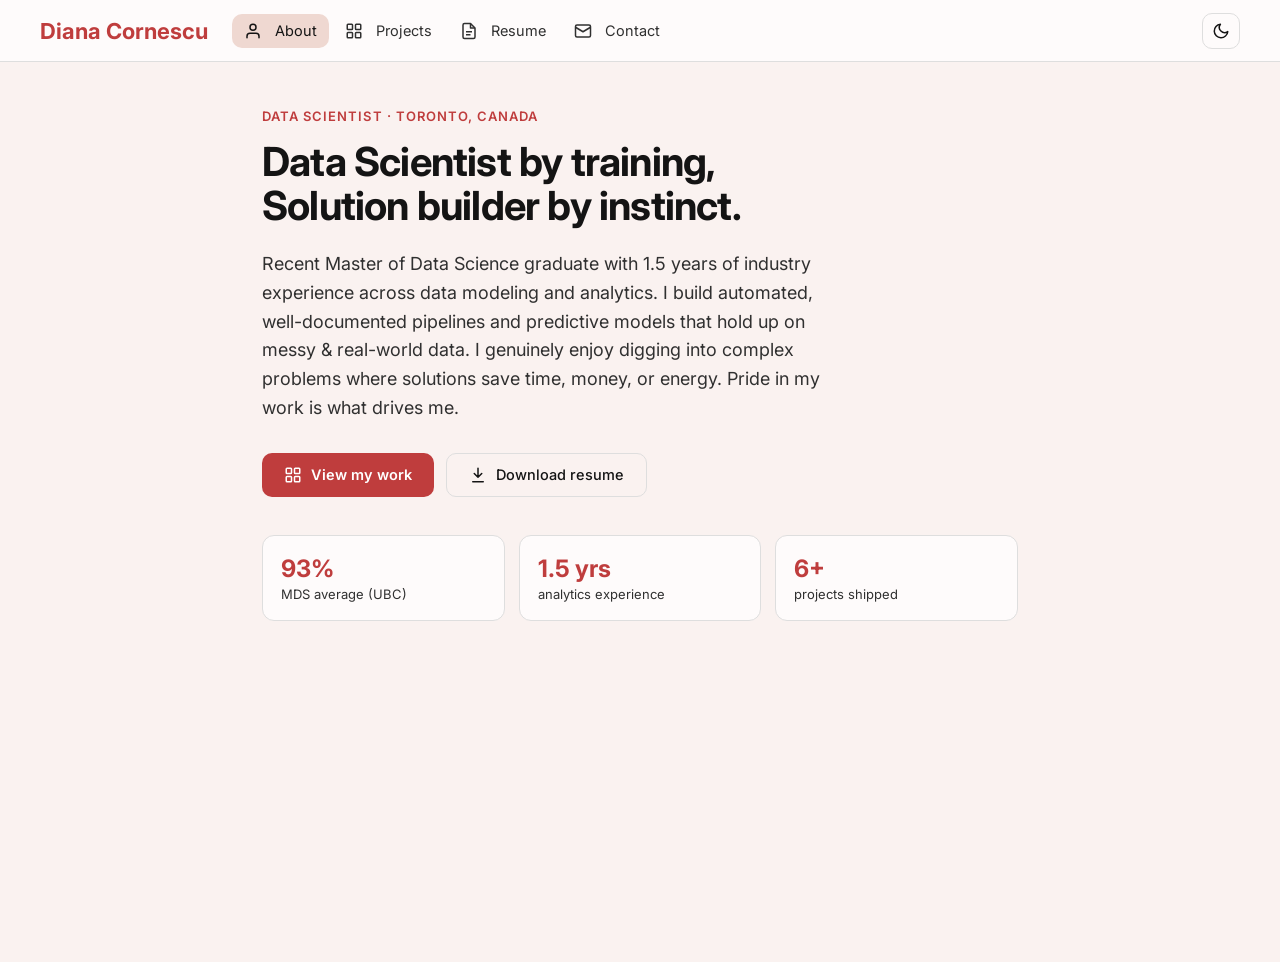
<file: index.html>
<!doctype html>
<html lang="en">
<head>
  <meta charset="utf-8">
  <meta name="viewport" content="width=device-width, initial-scale=1">
  <title>Diana Cornescu — About</title>
  <link rel="icon" href="assets/favicon.svg">
  <link rel="preconnect" href="https://fonts.googleapis.com">
  <link rel="preconnect" href="https://fonts.gstatic.com" crossorigin>
  <link rel="stylesheet" href="https://fonts.googleapis.com/css2?family=Inter:wght@400;500;600;700&display=swap">
  <link rel="stylesheet" href="assets/theme.css">
  <link rel="stylesheet" href="assets/styles.css">
  <script>/* set theme before first paint to avoid a flash */(function(){try{var k=localStorage.getItem('diana-theme');var d=k?k==='dark':window.matchMedia('(prefers-color-scheme: dark)').matches;document.documentElement.setAttribute('data-theme',d?'dark':'light');}catch(e){}})();</script>
</head>
<body>

  <!-- ===================== TOP NAV BAR (same on every page) ===================== -->
  <header class="topbar">
    <a class="brand" href="index.html" aria-label="Home">
      <span class="avatar" data-field="initials">DC</span>
      <span class="brand-name" data-field="name">Diana Cornescu</span>
    </a>
    <nav class="topnav">
      <a class="nav-item active" href="index.html" aria-label="About"><svg width="18" height="18" viewBox="0 0 24 24" fill="none" stroke="currentColor" stroke-width="2" stroke-linecap="round" stroke-linejoin="round" aria-hidden="true"><path d="M20 21v-2a4 4 0 0 0-4-4H8a4 4 0 0 0-4 4v2"/><circle cx="12" cy="7" r="4"/></svg><span class="label">About</span></a>
      <a class="nav-item" href="projects.html" aria-label="Projects"><svg width="18" height="18" viewBox="0 0 24 24" fill="none" stroke="currentColor" stroke-width="2" stroke-linejoin="round" aria-hidden="true"><rect x="3" y="3" width="7" height="7" rx="1"/><rect x="14" y="3" width="7" height="7" rx="1"/><rect x="14" y="14" width="7" height="7" rx="1"/><rect x="3" y="14" width="7" height="7" rx="1"/></svg><span class="label">Projects</span></a>
      <a class="nav-item" href="resume.html" aria-label="Resume"><svg width="18" height="18" viewBox="0 0 24 24" fill="none" stroke="currentColor" stroke-width="2" stroke-linejoin="round" aria-hidden="true"><path d="M14 2H6a2 2 0 0 0-2 2v16a2 2 0 0 0 2 2h12a2 2 0 0 0 2-2V8z"/><path d="M14 2v6h6"/><path d="M8 13h8M8 17h6"/></svg><span class="label">Resume</span></a>
      <a class="nav-item" href="contact.html" aria-label="Contact"><svg width="18" height="18" viewBox="0 0 24 24" fill="none" stroke="currentColor" stroke-width="2" stroke-linejoin="round" aria-hidden="true"><rect x="2" y="4" width="20" height="16" rx="2"/><path d="M22 7l-10 6L2 7"/></svg><span class="label">Contact</span></a>
    </nav>
    <div class="top-actions">
      <button class="ghost-btn" id="themeToggle" aria-label="Toggle dark mode"></button>
      <a class="accent-btn" data-link="resume" href="assets/resume.pdf" aria-label="Download resume"><svg width="18" height="18" viewBox="0 0 24 24" fill="none" stroke="currentColor" stroke-width="2" stroke-linecap="round" stroke-linejoin="round" aria-hidden="true"><path d="M12 3v12M7 10l5 5 5-5M5 21h14"/></svg><span class="label">Resume</span></a>
    </div>
  </header>

  <!-- ===================== PAGE CONTENT: About ===================== -->
  <div class="content">
    <div class="container">
      <p class="hero-eyebrow"><span data-field="role">Data Analyst</span> · <span data-field="location">Toronto, Canada</span></p>
      <h1 class="hero-title" data-field="tagline">Data Scientist by training & Solution-Builder by instinct.</h1>
      <p class="hero-sub" data-field="intro">Placeholder intro paragraph.</p>
      <div class="cta-row">
        <a class="btn-primary" href="projects.html"><svg width="18" height="18" viewBox="0 0 24 24" fill="none" stroke="currentColor" stroke-width="2" stroke-linejoin="round" aria-hidden="true"><rect x="3" y="3" width="7" height="7" rx="1"/><rect x="14" y="3" width="7" height="7" rx="1"/><rect x="14" y="14" width="7" height="7" rx="1"/><rect x="3" y="14" width="7" height="7" rx="1"/></svg> View my work</a>
        <a class="btn-secondary" data-link="resume" href="assets/resume.pdf"><svg width="18" height="18" viewBox="0 0 24 24" fill="none" stroke="currentColor" stroke-width="2" stroke-linecap="round" stroke-linejoin="round" aria-hidden="true"><path d="M12 3v12M7 10l5 5 5-5M5 21h14"/></svg> Download resume</a>
      </div>
      <!-- Stat chips are filled from config.js (profile.stats) -->
      <div class="stats" data-list="stats"></div>
    </div>
  </div>

  <script>
    /* Load config + app fresh on every visit so edits always show (no stale cache). */
    (function () {
      var v = "?v=" + Date.now();
      ["config.js", "assets/app.js"].forEach(function (src) {
        var s = document.createElement("script");
        s.src = src + v; s.async = false;
        document.head.appendChild(s);
      });
    })();
  </script>
</body>
</html>
</file>
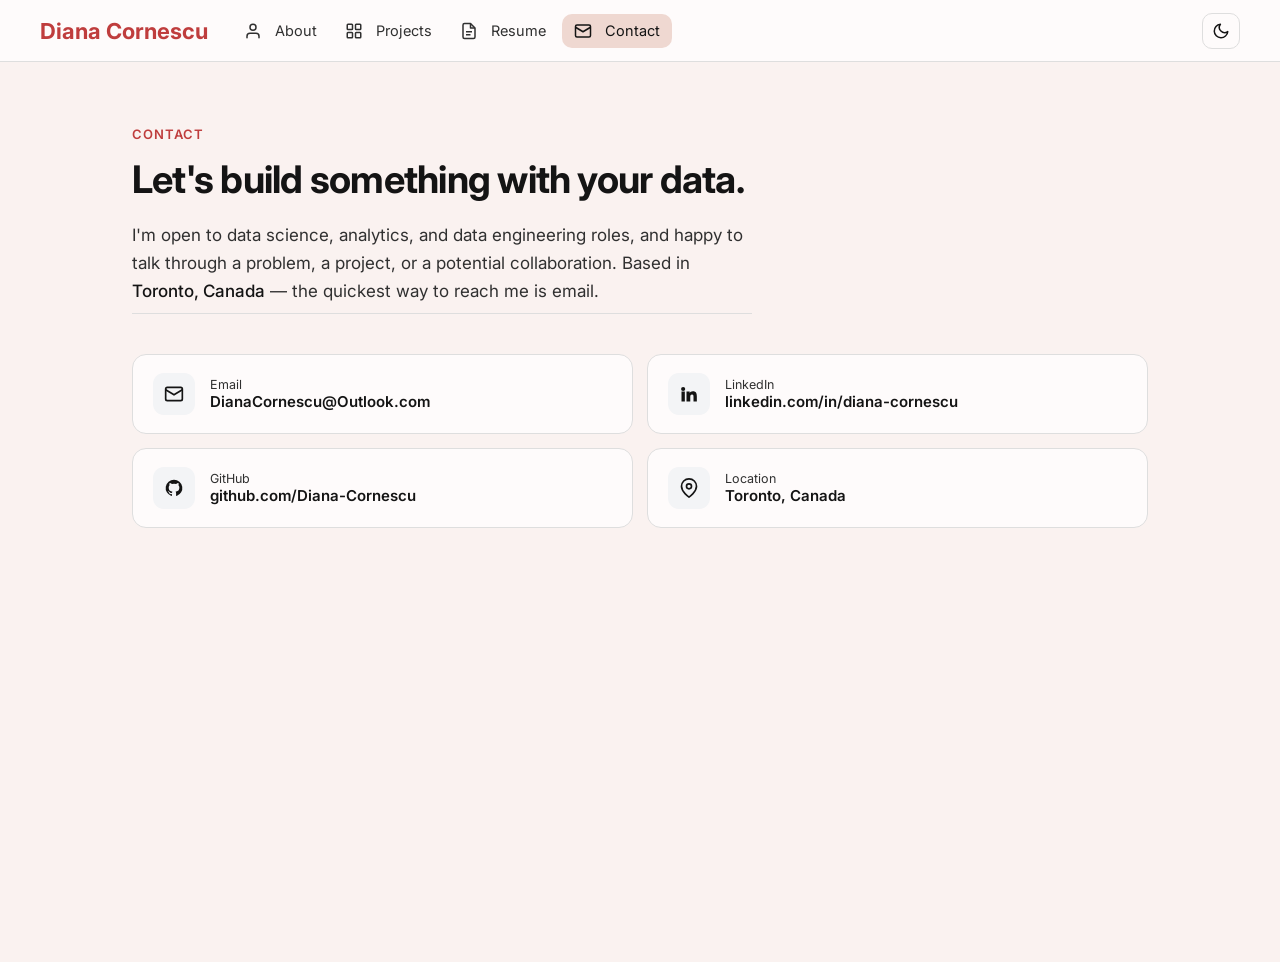
<file: contact.html>
<!doctype html>
<html lang="en">
<head>
  <meta charset="utf-8">
  <meta name="viewport" content="width=device-width, initial-scale=1">
  <title>Diana Cornescu — Contact</title>
  <link rel="icon" href="assets/favicon.svg">
  <link rel="preconnect" href="https://fonts.googleapis.com">
  <link rel="preconnect" href="https://fonts.gstatic.com" crossorigin>
  <link rel="stylesheet" href="https://fonts.googleapis.com/css2?family=Inter:wght@400;500;600;700&display=swap">
  <link rel="stylesheet" href="assets/theme.css">
  <link rel="stylesheet" href="assets/styles.css">
  <script>(function(){try{var k=localStorage.getItem('diana-theme');var d=k?k==='dark':window.matchMedia('(prefers-color-scheme: dark)').matches;document.documentElement.setAttribute('data-theme',d?'dark':'light');}catch(e){}})();</script>
</head>
<body>

  <!-- ===================== TOP NAV BAR (same on every page) ===================== -->
  <header class="topbar">
    <a class="brand" href="index.html" aria-label="Home">
      <span class="avatar" data-field="initials">DC</span>
      <span class="brand-name" data-field="name">Diana Cornescu</span>
    </a>
    <nav class="topnav">
      <a class="nav-item" href="index.html" aria-label="About"><svg width="18" height="18" viewBox="0 0 24 24" fill="none" stroke="currentColor" stroke-width="2" stroke-linecap="round" stroke-linejoin="round" aria-hidden="true"><path d="M20 21v-2a4 4 0 0 0-4-4H8a4 4 0 0 0-4 4v2"/><circle cx="12" cy="7" r="4"/></svg><span class="label">About</span></a>
      <a class="nav-item" href="projects.html" aria-label="Projects"><svg width="18" height="18" viewBox="0 0 24 24" fill="none" stroke="currentColor" stroke-width="2" stroke-linejoin="round" aria-hidden="true"><rect x="3" y="3" width="7" height="7" rx="1"/><rect x="14" y="3" width="7" height="7" rx="1"/><rect x="14" y="14" width="7" height="7" rx="1"/><rect x="3" y="14" width="7" height="7" rx="1"/></svg><span class="label">Projects</span></a>
      <a class="nav-item" href="resume.html" aria-label="Resume"><svg width="18" height="18" viewBox="0 0 24 24" fill="none" stroke="currentColor" stroke-width="2" stroke-linejoin="round" aria-hidden="true"><path d="M14 2H6a2 2 0 0 0-2 2v16a2 2 0 0 0 2 2h12a2 2 0 0 0 2-2V8z"/><path d="M14 2v6h6"/><path d="M8 13h8M8 17h6"/></svg><span class="label">Resume</span></a>
      <a class="nav-item active" href="contact.html" aria-label="Contact"><svg width="18" height="18" viewBox="0 0 24 24" fill="none" stroke="currentColor" stroke-width="2" stroke-linejoin="round" aria-hidden="true"><rect x="2" y="4" width="20" height="16" rx="2"/><path d="M22 7l-10 6L2 7"/></svg><span class="label">Contact</span></a>
    </nav>
    <div class="top-actions">
      <button class="ghost-btn" id="themeToggle" aria-label="Toggle dark mode"></button>
      <a class="accent-btn" data-link="resume" href="assets/resume.pdf" aria-label="Download resume"><svg width="18" height="18" viewBox="0 0 24 24" fill="none" stroke="currentColor" stroke-width="2" stroke-linecap="round" stroke-linejoin="round" aria-hidden="true"><path d="M12 3v12M7 10l5 5 5-5M5 21h14"/></svg><span class="label">Resume</span></a>
    </div>
  </header>

  <!-- ===================== PAGE CONTENT: Contact =====================
       Email / phone / location come from config.js (your personal info).
       ================================================================== -->
  <div class="content">
    <div class="container container--wide contact-page">

      <!-- Intro -->
      <section class="contact-intro">
        <p class="hero-eyebrow">Contact</p>
        <h1 class="contact-h1">Let's build something with your data.</h1>
        <p class="contact-lead">
          I'm open to data science, analytics, and data engineering roles, and happy to talk
          through a problem, a project, or a potential collaboration. Based in
          <span data-field="location">Toronto, Canada</span> — the quickest way to reach me is email.
        </p>
      </section>

      <!-- Contact methods -->
      <section class="contact-methods">
        <a class="contact-method" data-link="email" href="#">
          <span class="cm-icon"><svg width="20" height="20" viewBox="0 0 24 24" fill="none" stroke="currentColor" stroke-width="2" stroke-linejoin="round" aria-hidden="true"><rect x="2" y="4" width="20" height="16" rx="2"/><path d="M22 7l-10 6L2 7"/></svg></span>
          <span class="cm-text"><span class="cm-label">Email</span><span class="cm-value" data-field="email">hello@example.com</span></span>
        </a>

        <a class="contact-method" data-link="linkedin" href="#" target="_blank" rel="noopener">
          <span class="cm-icon"><svg width="20" height="20" viewBox="0 0 24 24" fill="currentColor" aria-hidden="true"><path d="M4.98 3.5a2.5 2.5 0 1 1 0 5 2.5 2.5 0 0 1 0-5zM3 9h4v12H3zM9 9h3.8v1.7h.05c.53-1 1.84-2.05 3.78-2.05 4.04 0 4.78 2.66 4.78 6.12V21h-4v-5.4c0-1.29-.02-2.95-1.8-2.95-1.8 0-2.08 1.4-2.08 2.85V21H9z"/></svg></span>
          <span class="cm-text"><span class="cm-label">LinkedIn</span><span class="cm-value" data-social-text="linkedin">linkedin.com/in/diana-cornescu</span></span>
        </a>

        <a class="contact-method" data-link="github" href="#" target="_blank" rel="noopener">
          <span class="cm-icon"><svg width="20" height="20" viewBox="0 0 24 24" fill="currentColor" aria-hidden="true"><path d="M12 2a10 10 0 0 0-3.16 19.49c.5.09.68-.22.68-.48l-.01-1.7c-2.78.6-3.37-1.34-3.37-1.34-.46-1.16-1.11-1.47-1.11-1.47-.91-.62.07-.61.07-.61 1 .07 1.53 1.03 1.53 1.03.9 1.53 2.36 1.09 2.94.83.09-.65.35-1.09.63-1.34-2.22-.25-4.55-1.11-4.55-4.94 0-1.09.39-1.98 1.03-2.68-.1-.25-.45-1.27.1-2.65 0 0 .84-.27 2.75 1.02a9.6 9.6 0 0 1 5 0c1.91-1.29 2.75-1.02 2.75-1.02.55 1.38.2 2.4.1 2.65.64.7 1.03 1.59 1.03 2.68 0 3.84-2.34 4.68-4.57 4.93.36.31.68.92.68 1.85l-.01 2.75c0 .27.18.58.69.48A10 10 0 0 0 12 2z"/></svg></span>
          <span class="cm-text"><span class="cm-label">GitHub</span><span class="cm-value" data-social-text="github">github.com/Diana-Cornescu</span></span>
        </a>

        <div class="contact-method is-static" data-optional-field="phone">
          <span class="cm-icon"><svg width="20" height="20" viewBox="0 0 24 24" fill="none" stroke="currentColor" stroke-width="2" stroke-linejoin="round" aria-hidden="true"><path d="M22 16.92v3a2 2 0 0 1-2.18 2 19.8 19.8 0 0 1-8.63-3.07 19.5 19.5 0 0 1-6-6 19.8 19.8 0 0 1-3.07-8.67A2 2 0 0 1 4.11 2h3a2 2 0 0 1 2 1.72c.13.96.36 1.9.7 2.81a2 2 0 0 1-.45 2.11L8.09 9.91a16 16 0 0 0 6 6l1.27-1.27a2 2 0 0 1 2.11-.45c.9.34 1.85.57 2.81.7A2 2 0 0 1 22 16.92z"/></svg></span>
          <span class="cm-text"><span class="cm-label">Phone</span><span class="cm-value" data-field="phone">—</span></span>
        </div>

        <div class="contact-method is-static">
          <span class="cm-icon"><svg width="20" height="20" viewBox="0 0 24 24" fill="none" stroke="currentColor" stroke-width="2" stroke-linejoin="round" aria-hidden="true"><path d="M21 10c0 7-9 13-9 13s-9-6-9-13a9 9 0 0 1 18 0z"/><circle cx="12" cy="10" r="3"/></svg></span>
          <span class="cm-text"><span class="cm-label">Location</span><span class="cm-value" data-field="location">Toronto, Canada</span></span>
        </div>
      </section>

    </div>
  </div>

  <script>
    /* Load config + app fresh on every visit so edits always show (no stale cache). */
    (function () {
      var v = "?v=" + Date.now();
      ["config.js", "assets/app.js"].forEach(function (src) {
        var s = document.createElement("script");
        s.src = src + v; s.async = false;
        document.head.appendChild(s);
      });
    })();
  </script>
</body>
</html>
</file>
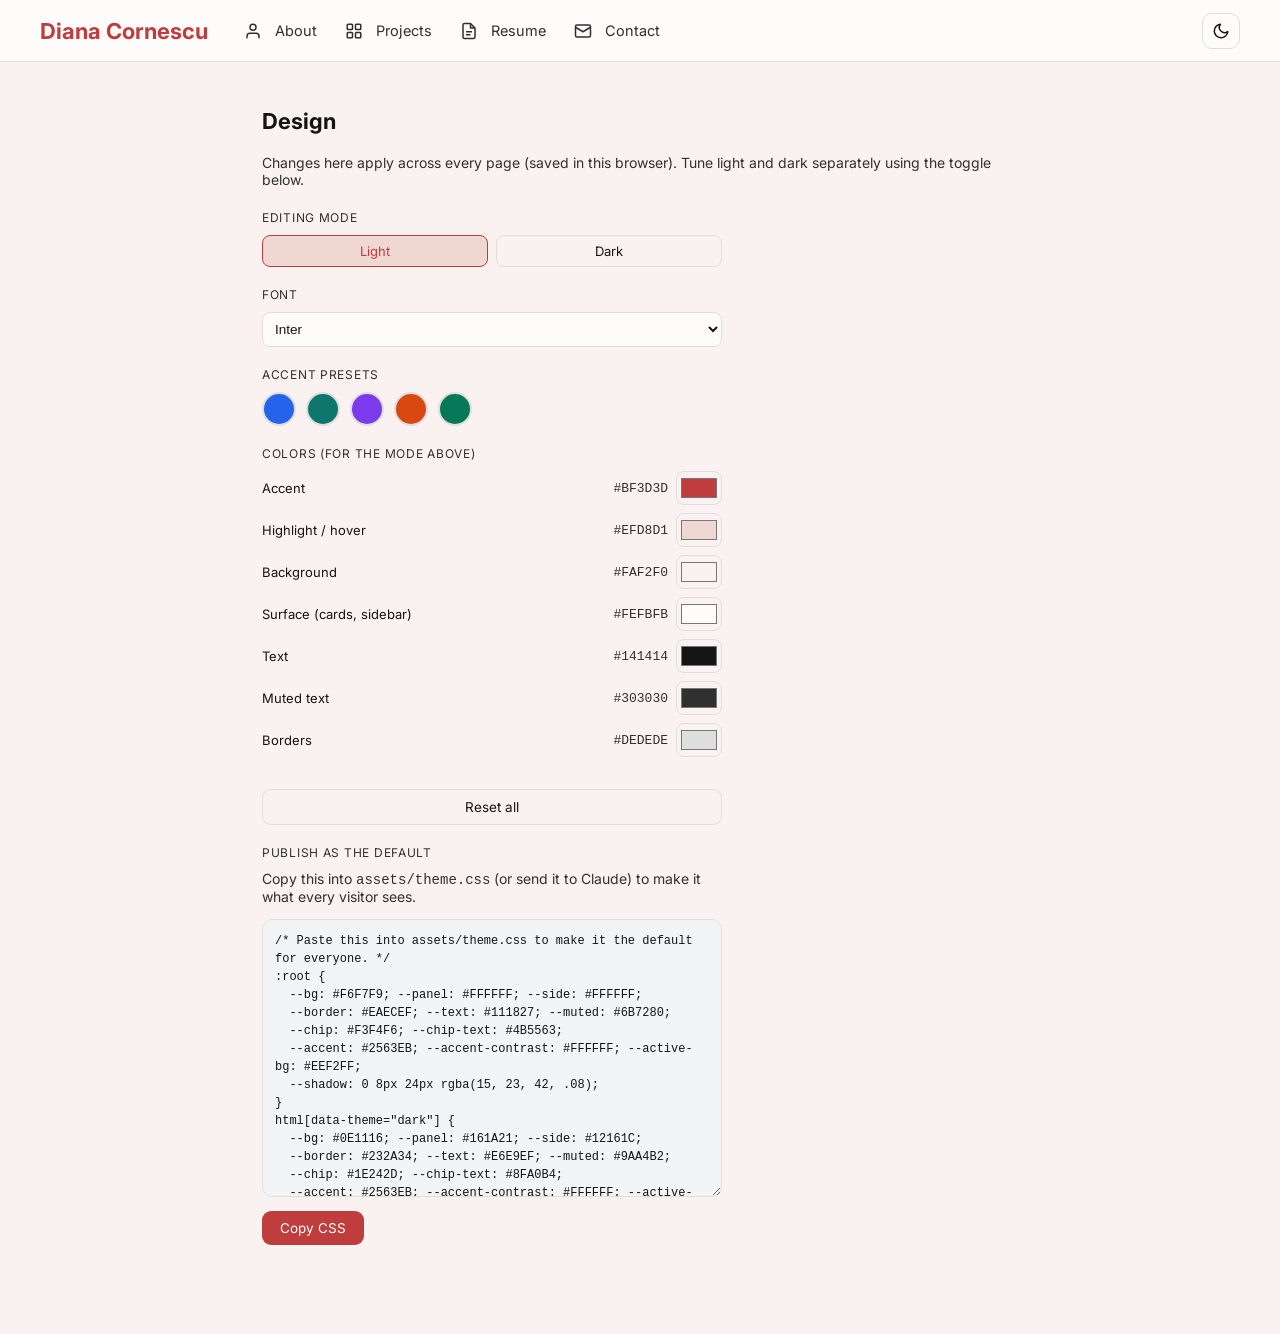
<file: design.html>
<!doctype html>
<html lang="en">
<head>
  <meta charset="utf-8">
  <meta name="viewport" content="width=device-width, initial-scale=1">
  <title>Diana Cornescu — Design</title>
  <link rel="icon" href="assets/favicon.svg">
  <link rel="preconnect" href="https://fonts.googleapis.com">
  <link rel="preconnect" href="https://fonts.gstatic.com" crossorigin>
  <link rel="stylesheet" href="https://fonts.googleapis.com/css2?family=Inter:wght@400;500;600;700&display=swap">
  <link rel="stylesheet" href="assets/theme.css">
  <link rel="stylesheet" href="assets/styles.css">
  <script>(function(){try{var k=localStorage.getItem('diana-theme');var d=k?k==='dark':window.matchMedia('(prefers-color-scheme: dark)').matches;document.documentElement.setAttribute('data-theme',d?'dark':'light');}catch(e){}})();</script>
</head>
<body>

  <!-- ===================== TOP NAV BAR (same on every page) ===================== -->
  <header class="topbar">
    <a class="brand" href="index.html" aria-label="Home">
      <span class="avatar" data-field="initials">DC</span>
      <span class="brand-name" data-field="name">Diana Cornescu</span>
    </a>
    <nav class="topnav">
      <a class="nav-item" href="index.html" aria-label="About"><svg width="18" height="18" viewBox="0 0 24 24" fill="none" stroke="currentColor" stroke-width="2" stroke-linecap="round" stroke-linejoin="round" aria-hidden="true"><path d="M20 21v-2a4 4 0 0 0-4-4H8a4 4 0 0 0-4 4v2"/><circle cx="12" cy="7" r="4"/></svg><span class="label">About</span></a>
      <a class="nav-item" href="projects.html" aria-label="Projects"><svg width="18" height="18" viewBox="0 0 24 24" fill="none" stroke="currentColor" stroke-width="2" stroke-linejoin="round" aria-hidden="true"><rect x="3" y="3" width="7" height="7" rx="1"/><rect x="14" y="3" width="7" height="7" rx="1"/><rect x="14" y="14" width="7" height="7" rx="1"/><rect x="3" y="14" width="7" height="7" rx="1"/></svg><span class="label">Projects</span></a>
      <a class="nav-item" href="resume.html" aria-label="Resume"><svg width="18" height="18" viewBox="0 0 24 24" fill="none" stroke="currentColor" stroke-width="2" stroke-linejoin="round" aria-hidden="true"><path d="M14 2H6a2 2 0 0 0-2 2v16a2 2 0 0 0 2 2h12a2 2 0 0 0 2-2V8z"/><path d="M14 2v6h6"/><path d="M8 13h8M8 17h6"/></svg><span class="label">Resume</span></a>
      <a class="nav-item" href="contact.html" aria-label="Contact"><svg width="18" height="18" viewBox="0 0 24 24" fill="none" stroke="currentColor" stroke-width="2" stroke-linejoin="round" aria-hidden="true"><rect x="2" y="4" width="20" height="16" rx="2"/><path d="M22 7l-10 6L2 7"/></svg><span class="label">Contact</span></a>
    </nav>
    <div class="top-actions">
      <button class="ghost-btn" id="themeToggle" aria-label="Toggle dark mode"></button>
      <a class="accent-btn" data-link="resume" href="assets/resume.pdf" aria-label="Download resume"><svg width="18" height="18" viewBox="0 0 24 24" fill="none" stroke="currentColor" stroke-width="2" stroke-linecap="round" stroke-linejoin="round" aria-hidden="true"><path d="M12 3v12M7 10l5 5 5-5M5 21h14"/></svg><span class="label">Resume</span></a>
    </div>
  </header>

  <!-- ===================== PAGE CONTENT: Design =====================
       This is your private design console. Edit colors + font here and the
       whole site (every page) uses them in this browser. To publish the look
       for all visitors, copy the CSS at the bottom into assets/theme.css.
       ================================================================== -->
  <div class="content">
    <div class="container">
      <h2 class="section-title">Design</h2>
      <p class="muted-sub">Changes here apply across every page (saved in this browser). Tune light and dark separately using the toggle below.</p>
      <div id="designRoot"></div>
    </div>
  </div>

  <script>
    /* Load config + app fresh on every visit so edits always show (no stale cache). */
    (function () {
      var v = "?v=" + Date.now();
      ["config.js", "assets/app.js"].forEach(function (src) {
        var s = document.createElement("script");
        s.src = src + v; s.async = false;
        document.head.appendChild(s);
      });
    })();
  </script>
</body>
</html>
</file>
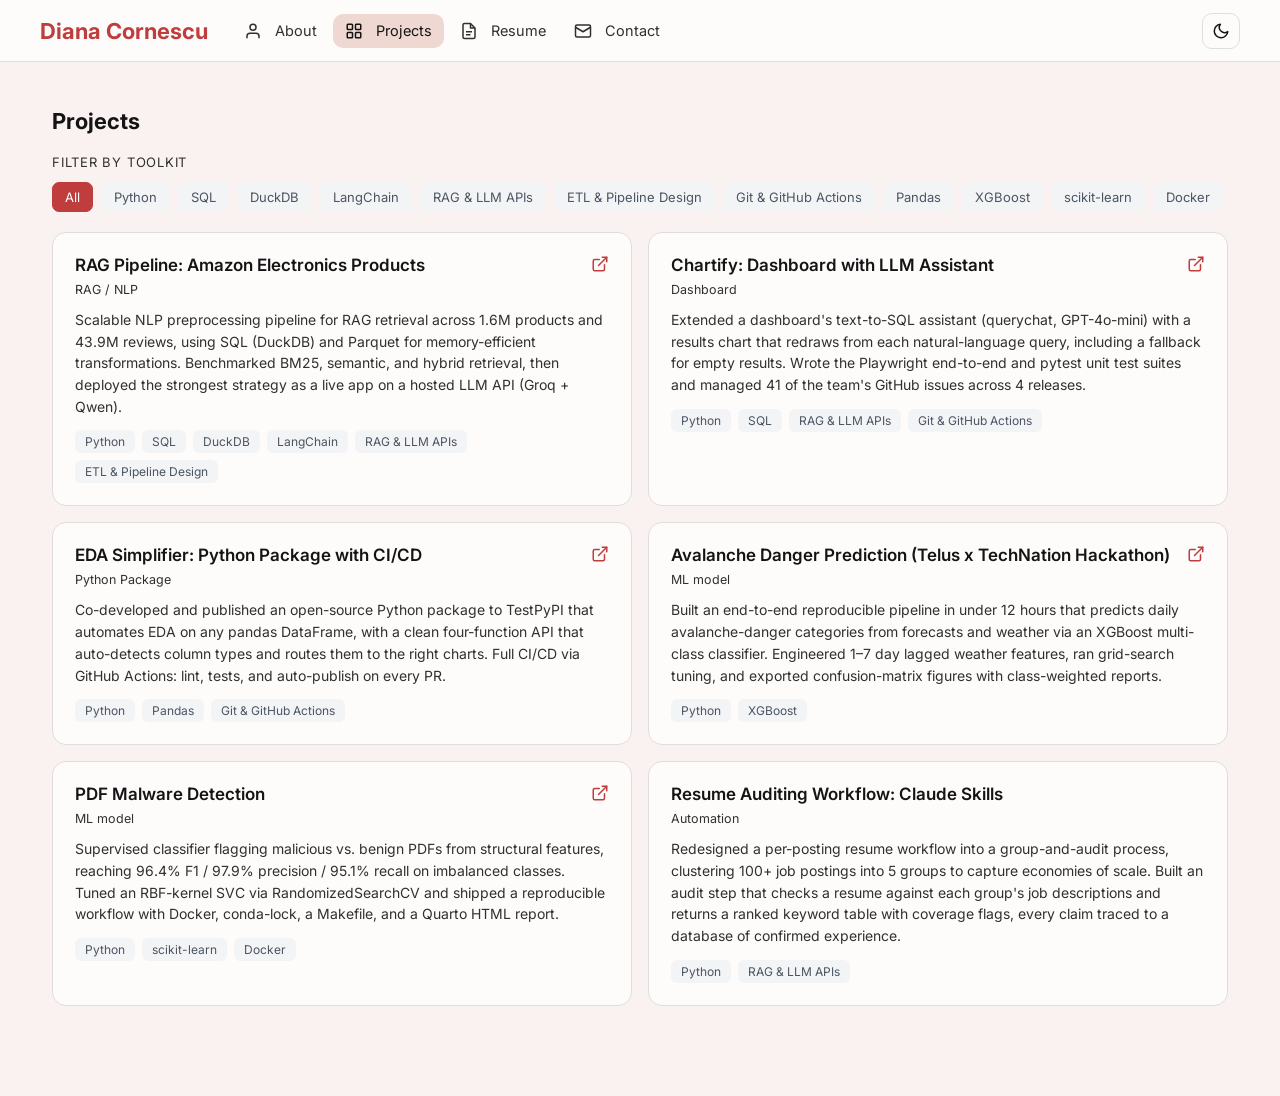
<file: projects.html>
<!doctype html>
<html lang="en">
<head>
  <meta charset="utf-8">
  <meta name="viewport" content="width=device-width, initial-scale=1">
  <title>Diana Cornescu — Projects</title>
  <link rel="icon" href="assets/favicon.svg">
  <link rel="preconnect" href="https://fonts.googleapis.com">
  <link rel="preconnect" href="https://fonts.gstatic.com" crossorigin>
  <link rel="stylesheet" href="https://fonts.googleapis.com/css2?family=Inter:wght@400;500;600;700&display=swap">
  <link rel="stylesheet" href="assets/theme.css">
  <link rel="stylesheet" href="assets/styles.css">
  <script>(function(){try{var k=localStorage.getItem('diana-theme');var d=k?k==='dark':window.matchMedia('(prefers-color-scheme: dark)').matches;document.documentElement.setAttribute('data-theme',d?'dark':'light');}catch(e){}})();</script>
</head>
<body>

  <!-- ===================== TOP NAV BAR (same on every page) ===================== -->
  <header class="topbar">
    <a class="brand" href="index.html" aria-label="Home">
      <span class="avatar" data-field="initials">DC</span>
      <span class="brand-name" data-field="name">Diana Cornescu</span>
    </a>
    <nav class="topnav">
      <a class="nav-item" href="index.html" aria-label="About"><svg width="18" height="18" viewBox="0 0 24 24" fill="none" stroke="currentColor" stroke-width="2" stroke-linecap="round" stroke-linejoin="round" aria-hidden="true"><path d="M20 21v-2a4 4 0 0 0-4-4H8a4 4 0 0 0-4 4v2"/><circle cx="12" cy="7" r="4"/></svg><span class="label">About</span></a>
      <a class="nav-item active" href="projects.html" aria-label="Projects"><svg width="18" height="18" viewBox="0 0 24 24" fill="none" stroke="currentColor" stroke-width="2" stroke-linejoin="round" aria-hidden="true"><rect x="3" y="3" width="7" height="7" rx="1"/><rect x="14" y="3" width="7" height="7" rx="1"/><rect x="14" y="14" width="7" height="7" rx="1"/><rect x="3" y="14" width="7" height="7" rx="1"/></svg><span class="label">Projects</span></a>
      <a class="nav-item" href="resume.html" aria-label="Resume"><svg width="18" height="18" viewBox="0 0 24 24" fill="none" stroke="currentColor" stroke-width="2" stroke-linejoin="round" aria-hidden="true"><path d="M14 2H6a2 2 0 0 0-2 2v16a2 2 0 0 0 2 2h12a2 2 0 0 0 2-2V8z"/><path d="M14 2v6h6"/><path d="M8 13h8M8 17h6"/></svg><span class="label">Resume</span></a>
      <a class="nav-item" href="contact.html" aria-label="Contact"><svg width="18" height="18" viewBox="0 0 24 24" fill="none" stroke="currentColor" stroke-width="2" stroke-linejoin="round" aria-hidden="true"><rect x="2" y="4" width="20" height="16" rx="2"/><path d="M22 7l-10 6L2 7"/></svg><span class="label">Contact</span></a>
    </nav>
    <div class="top-actions">
      <button class="ghost-btn" id="themeToggle" aria-label="Toggle dark mode"></button>
      <a class="accent-btn" data-link="resume" href="assets/resume.pdf" aria-label="Download resume"><svg width="18" height="18" viewBox="0 0 24 24" fill="none" stroke="currentColor" stroke-width="2" stroke-linecap="round" stroke-linejoin="round" aria-hidden="true"><path d="M12 3v12M7 10l5 5 5-5M5 21h14"/></svg><span class="label">Resume</span></a>
    </div>
  </header>

  <!-- ===================== PAGE CONTENT: Projects =====================
       The cards are built from your projects list in config.js (so the same
       data also powers the Gallery). Edit project text/images in config.js;
       edit the card look/size in styles.css (.card).
       ================================================================== -->
  <div class="content">
    <div class="container container--wide">
      <h2 class="section-title">Projects</h2>
      <!-- Toolkit filter: chips are collected automatically from the `tags` on
           your projects in config.js — add a project with a new tag and a new
           chip appears here on its own. One toolkit filters at a time. -->
      <div class="filter-label">Filter by toolkit</div>
      <div class="filterbar" data-list="project-filters"></div>
      <!-- Cards are built from your projects in config.js and link out to each
           project's GitHub repo (or live site). Edit them in config.js. -->
      <div class="cards" data-list="projects"></div>
    </div>
  </div>

  <script>
    /* Load config + app fresh on every visit so edits always show (no stale cache). */
    (function () {
      var v = "?v=" + Date.now();
      ["config.js", "assets/app.js"].forEach(function (src) {
        var s = document.createElement("script");
        s.src = src + v; s.async = false;
        document.head.appendChild(s);
      });
    })();
  </script>
</body>
</html>
</file>
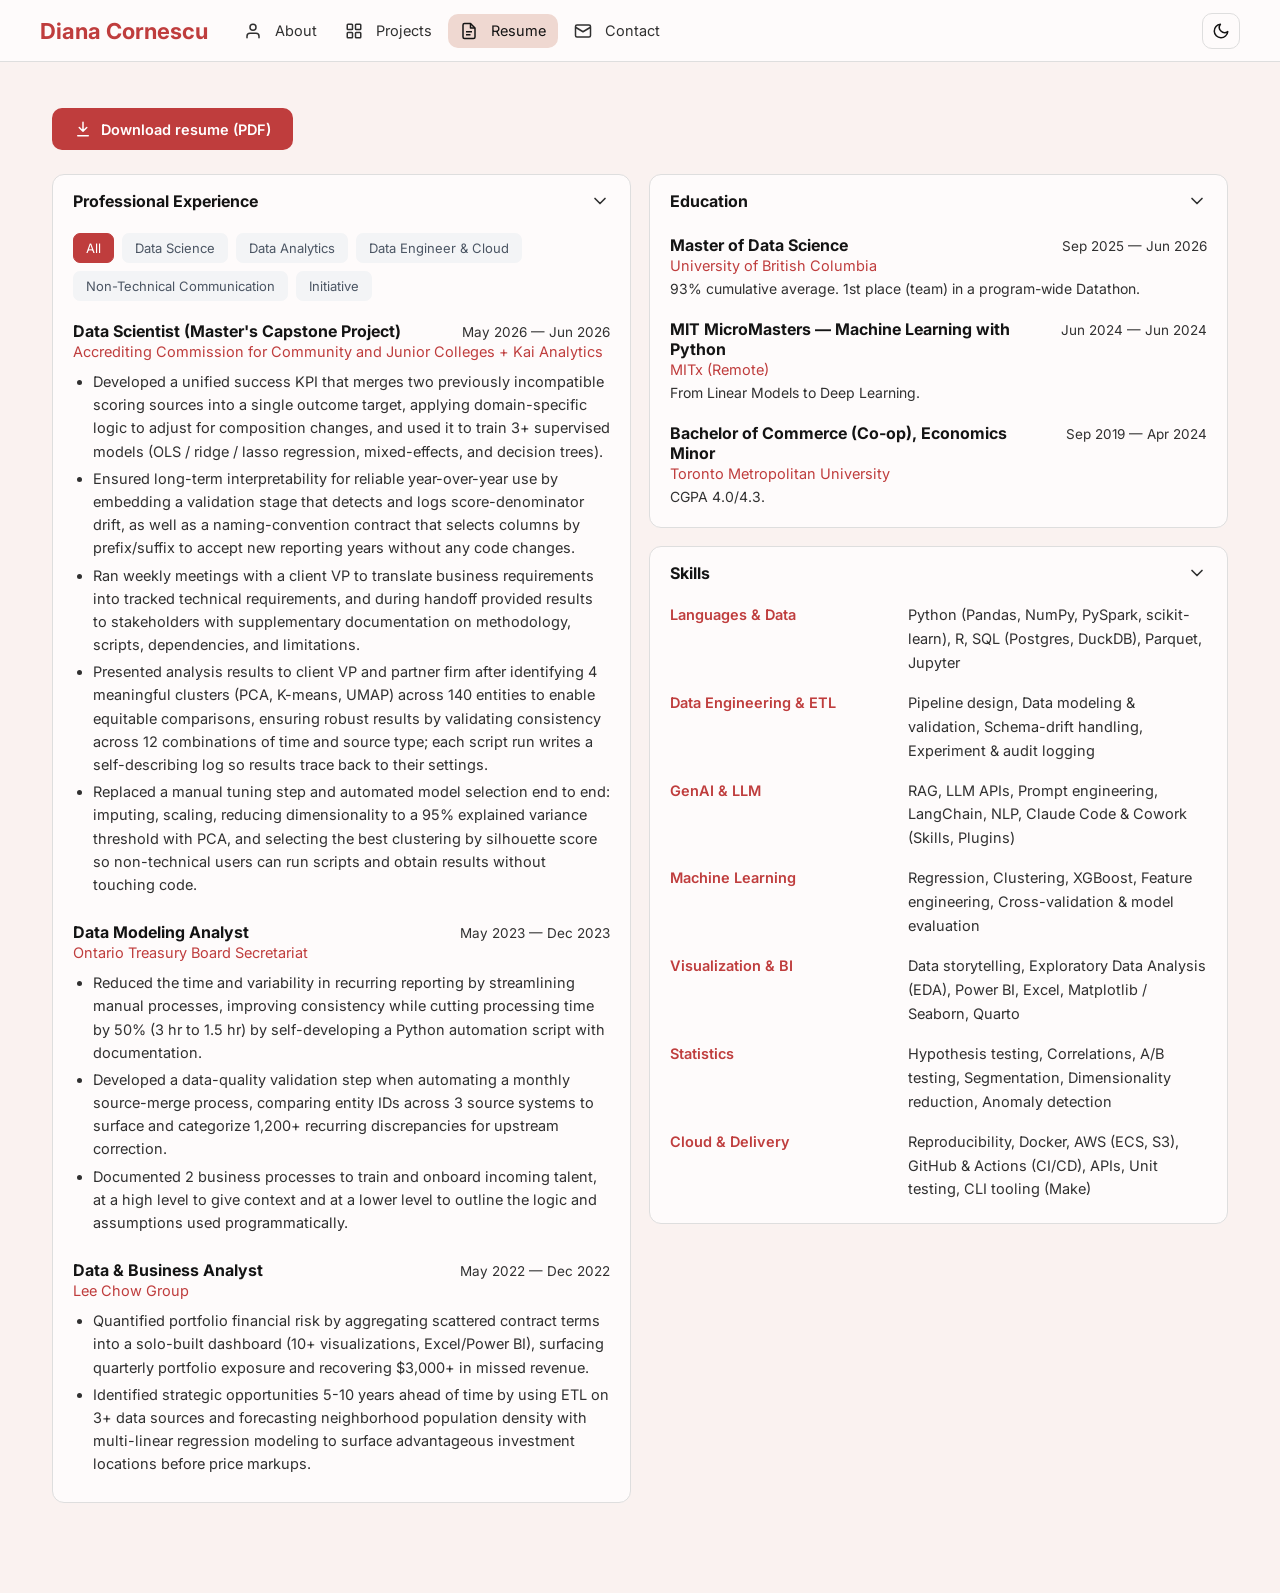
<file: resume.html>
<!doctype html>
<html lang="en">
<head>
  <meta charset="utf-8">
  <meta name="viewport" content="width=device-width, initial-scale=1">
  <title>Diana Cornescu — Resume</title>
  <link rel="icon" href="assets/favicon.svg">
  <link rel="preconnect" href="https://fonts.googleapis.com">
  <link rel="preconnect" href="https://fonts.gstatic.com" crossorigin>
  <link rel="stylesheet" href="https://fonts.googleapis.com/css2?family=Inter:wght@400;500;600;700&display=swap">
  <link rel="stylesheet" href="assets/theme.css">
  <link rel="stylesheet" href="assets/styles.css">
  <script>(function(){try{var k=localStorage.getItem('diana-theme');var d=k?k==='dark':window.matchMedia('(prefers-color-scheme: dark)').matches;document.documentElement.setAttribute('data-theme',d?'dark':'light');}catch(e){}})();</script>
</head>
<body>

  <!-- ===================== TOP NAV BAR (same on every page) ===================== -->
  <header class="topbar">
    <a class="brand" href="index.html" aria-label="Home">
      <span class="avatar" data-field="initials">DC</span>
      <span class="brand-name" data-field="name">Diana Cornescu</span>
    </a>
    <nav class="topnav">
      <a class="nav-item" href="index.html" aria-label="About"><svg width="18" height="18" viewBox="0 0 24 24" fill="none" stroke="currentColor" stroke-width="2" stroke-linecap="round" stroke-linejoin="round" aria-hidden="true"><path d="M20 21v-2a4 4 0 0 0-4-4H8a4 4 0 0 0-4 4v2"/><circle cx="12" cy="7" r="4"/></svg><span class="label">About</span></a>
      <a class="nav-item" href="projects.html" aria-label="Projects"><svg width="18" height="18" viewBox="0 0 24 24" fill="none" stroke="currentColor" stroke-width="2" stroke-linejoin="round" aria-hidden="true"><rect x="3" y="3" width="7" height="7" rx="1"/><rect x="14" y="3" width="7" height="7" rx="1"/><rect x="14" y="14" width="7" height="7" rx="1"/><rect x="3" y="14" width="7" height="7" rx="1"/></svg><span class="label">Projects</span></a>
      <a class="nav-item active" href="resume.html" aria-label="Resume"><svg width="18" height="18" viewBox="0 0 24 24" fill="none" stroke="currentColor" stroke-width="2" stroke-linejoin="round" aria-hidden="true"><path d="M14 2H6a2 2 0 0 0-2 2v16a2 2 0 0 0 2 2h12a2 2 0 0 0 2-2V8z"/><path d="M14 2v6h6"/><path d="M8 13h8M8 17h6"/></svg><span class="label">Resume</span></a>
      <a class="nav-item" href="contact.html" aria-label="Contact"><svg width="18" height="18" viewBox="0 0 24 24" fill="none" stroke="currentColor" stroke-width="2" stroke-linejoin="round" aria-hidden="true"><rect x="2" y="4" width="20" height="16" rx="2"/><path d="M22 7l-10 6L2 7"/></svg><span class="label">Contact</span></a>
    </nav>
    <div class="top-actions">
      <button class="ghost-btn" id="themeToggle" aria-label="Toggle dark mode"></button>
      <a class="accent-btn" data-link="resume" href="assets/resume.pdf" aria-label="Download resume"><svg width="18" height="18" viewBox="0 0 24 24" fill="none" stroke="currentColor" stroke-width="2" stroke-linecap="round" stroke-linejoin="round" aria-hidden="true"><path d="M12 3v12M7 10l5 5 5-5M5 21h14"/></svg><span class="label">Resume</span></a>
    </div>
  </header>

  <!-- ===================== PAGE CONTENT: Resume =====================
       Education and Experience are collapsible <details> dropdowns, filled
       from config.js (that's your personal info). Education is closed by
       default; Experience is open. The experience filter chips come from
       config.experienceFilters, and each bullet's cats decide what shows.
       (Skills now live as the filter at the top of the Projects page.)
       ================================================================== -->
  <div class="content">
    <div class="container container--wide">
      <!-- Resume download button sits where the page title used to be -->
      <div class="resume-dl-row">
        <a class="btn-primary" data-link="resume" href="assets/resume.pdf"><svg width="18" height="18" viewBox="0 0 24 24" fill="none" stroke="currentColor" stroke-width="2" stroke-linecap="round" stroke-linejoin="round" aria-hidden="true"><path d="M12 3v12M7 10l5 5 5-5M5 21h14"/></svg> Download resume (PDF)</a>
      </div>

      <!-- TWO COLUMNS: Professional Experience (left) · Education + Skills (right) -->
      <div class="resume-cols">
        <!-- PROFESSIONAL EXPERIENCE — default OPEN -->
        <details class="acc" open>
          <summary class="acc-head">
            <span class="acc-title">Professional Experience</span>
            <span class="acc-chevron"><svg width="20" height="20" viewBox="0 0 24 24" fill="none" stroke="currentColor" stroke-width="2" stroke-linecap="round" stroke-linejoin="round" aria-hidden="true"><path d="M9 6l6 6-6 6"/></svg></span>
          </summary>
          <div class="acc-body">
            <!-- Click a chip to filter bullets by category (built from config.js) -->
            <div class="filterbar" data-list="exp-filters"></div>
            <div class="timeline" data-list="experience"></div>
          </div>
        </details>

        <!-- RIGHT COLUMN: Education, then Skills under it — both default OPEN -->
        <div class="resume-col">
          <details class="acc" open>
            <summary class="acc-head">
              <span class="acc-title">Education</span>
              <span class="acc-chevron"><svg width="20" height="20" viewBox="0 0 24 24" fill="none" stroke="currentColor" stroke-width="2" stroke-linecap="round" stroke-linejoin="round" aria-hidden="true"><path d="M9 6l6 6-6 6"/></svg></span>
            </summary>
            <div class="acc-body">
              <div class="timeline" data-list="education"></div>
            </div>
          </details>

          <details class="acc" open>
            <summary class="acc-head">
              <span class="acc-title">Skills</span>
              <span class="acc-chevron"><svg width="20" height="20" viewBox="0 0 24 24" fill="none" stroke="currentColor" stroke-width="2" stroke-linecap="round" stroke-linejoin="round" aria-hidden="true"><path d="M9 6l6 6-6 6"/></svg></span>
            </summary>
            <div class="acc-body">
              <div class="skill-groups" data-list="skill-categories"></div>
            </div>
          </details>
        </div>
      </div>

    </div>
  </div>

  <script>
    /* Load config + app fresh on every visit so edits always show (no stale cache). */
    (function () {
      var v = "?v=" + Date.now();
      ["config.js", "assets/app.js"].forEach(function (src) {
        var s = document.createElement("script");
        s.src = src + v; s.async = false;
        document.head.appendChild(s);
      });
    })();
  </script>
</body>
</html>
</file>
<file: assets/theme.css>
/* Paste this into assets/theme.css to make it the default for everyone. */
:root {
  --bg: #faf2f0; --panel: #fefbfb; --side: #fefbfb;
  --border: #dedede; --text: #141414; --muted: #303030;
  --chip: #F3F4F6; --chip-text: #4B5563;
  --accent: #bf3d3d; --accent-contrast: #FFFFFF; --active-bg: #efd8d1;
  --shadow: 0 8px 24px rgba(15, 23, 42, .08);
}
html[data-theme="dark"] {
  --bg: #1c1c1c; --panel: #222222; --side: #222222;
  --border: #3a3a3a; --text: #faf2f0; --muted: #e1e0e0;
  --chip: #1E242D; --chip-text: #8FA0B4;
  --accent: #bf3d3d; --accent-contrast: #FFFFFF; --active-bg: #d59c8b;
  --shadow: 0 8px 24px rgba(0, 0, 0, .35);
}
</file>
<file: assets/styles.css>
/* =============================================================================
   styles.css — all sizing, spacing, and colors for the site.
   Organized by section. Each page uses these classes; change a value here and
   it applies wherever that class is used.

   TIP: project boxes and gallery tiles use DIFFERENT classes, so you can resize
   one without touching the other:
     • Project boxes  ->  .card        (padding, border-radius, etc.)
     • Gallery tiles  ->  .tile / .tile-img   (e.g. .tile-img height)
   ========================================================================== */

/* ---- Colors live in a swappable palette file: assets/theme.css ----------
   To change the whole color scheme, pick a different palette (there are
   several ready-made ones in assets/ named theme.<name>.css). See EDITING.md.
   Only layout variables live here. ---------------------------------------- */
:root {
  --side-w: 250px;                /* sidebar width when expanded */
  --side-w-collapsed: 76px;       /* sidebar width when collapsed */
}

* { box-sizing: border-box; }
html, body { height: 100%; }
body {
  margin: 0;
  background: var(--bg);
  color: var(--text);
  font-family: var(--font, Inter, system-ui, -apple-system, Segoe UI, Roboto, sans-serif);
  -webkit-font-smoothing: antialiased;
}
a { color: inherit; text-decoration: none; }
button { font: inherit; cursor: pointer; }
h1, h2, h3 { margin: 0; }

/* =========================================================================
   TOP NAV BAR  (sticky across the top of every page)
   ========================================================================= */
.topbar {
  position: sticky; top: 0; z-index: 40;
  display: flex; align-items: center; gap: 18px;
  height: 62px; padding: 0 clamp(16px, 4vw, 40px);
  background: var(--side); border-bottom: 1px solid var(--border);
}
.brand { display: flex; align-items: center; gap: 11px; flex: none; }
.brand .avatar { display: none; }   /* no initials box — just the name */
.brand-name { font-size: 22px; font-weight: 700; color: var(--accent); white-space: nowrap; }
.topnav { display: flex; align-items: center; gap: 4px; margin-left: 6px; flex: 1 1 auto; overflow-x: auto; }
.topnav::-webkit-scrollbar { height: 0; }
.topnav .nav-item { width: auto; white-space: nowrap; padding: 8px 12px; }
.top-actions { display: flex; align-items: center; gap: 8px; margin-left: auto; flex: none; }
.top-actions .ghost-btn, .top-actions .accent-btn { width: auto; padding: 8px 14px; white-space: nowrap; }
.top-actions #themeToggle { width: 38px; padding: 8px; justify-content: center; }
.top-actions #themeToggle .label { display: none; }   /* icon-only in the bar (no "Dark mode" text) */
.top-actions .accent-btn { display: none; }   /* Resume button moved onto the resume page */
.ghost-btn.on { background: var(--active-bg); border-color: var(--accent); color: var(--text); }

/* =========================================================================
   SIDEBAR  (legacy — kept so nothing breaks; no .sidebar element is used now)
   ========================================================================= */
.sidebar {
  position: fixed; top: 0; bottom: 0; left: 0;
  width: var(--side-w);
  background: var(--side);
  border-right: 1px solid var(--border);
  display: flex; flex-direction: column;
  padding: 18px 14px;
  z-index: 20; overflow: hidden;
  transition: width .18s ease;
}
body.collapsed { --side-w: var(--side-w-collapsed); }

.side-top { display: flex; align-items: center; justify-content: flex-end; height: 38px; }
body.collapsed .side-top { justify-content: center; }

.icon-btn {
  display: flex; align-items: center; justify-content: center;
  width: 38px; height: 38px;
  background: transparent; border: none; color: var(--muted); border-radius: 9px;
}
.icon-btn:hover { background: var(--active-bg); }

.identity { display: flex; align-items: center; gap: 12px; margin: 12px 4px 24px; }
body.collapsed .identity { justify-content: center; }
.avatar {
  width: 42px; height: 42px; flex: none; border-radius: 12px;
  background: var(--accent); color: var(--accent-contrast);
  display: flex; align-items: center; justify-content: center;
  font-size: 17px; font-weight: 700;
}
.identity-text { min-width: 0; }
.identity-name { font-size: 15.5px; font-weight: 700; white-space: nowrap; }
.identity-role { font-size: 12.5px; color: var(--muted); white-space: nowrap; overflow: hidden; text-overflow: ellipsis; }
body.collapsed .identity-text { display: none; }

.nav { display: flex; flex-direction: column; gap: 6px; }
.nav-item {
  display: flex; align-items: center; gap: 13px; width: 100%;
  border: none; background: transparent; color: var(--muted);
  padding: 10px 12px; border-radius: 10px; font-size: 14.5px;
}
.nav-item:hover { background: var(--active-bg); }
.nav-item.active { background: var(--active-bg); color: var(--text); }   /* current page: highlighted, not accent-colored (keeps it readable) */
.nav-item svg { flex: none; }
body.collapsed .nav-item { justify-content: center; }
body.collapsed .nav-item .label { display: none; }

.side-bottom { margin-top: auto; display: flex; flex-direction: column; gap: 9px; }
.ghost-btn {
  display: flex; align-items: center; gap: 12px; width: 100%;
  border: 1px solid var(--border); background: transparent; color: var(--text);
  padding: 10px 12px; border-radius: 10px; font-size: 14px;
}
.ghost-btn:hover { background: var(--active-bg); }
.accent-btn {
  display: flex; align-items: center; gap: 12px; width: 100%;
  background: var(--accent); color: var(--accent-contrast);
  padding: 11px 12px; border-radius: 10px; font-size: 14px; font-weight: 600; border: none;
}
.accent-btn:hover { filter: brightness(1.05); }
body.collapsed .side-bottom .label { display: none; }
body.collapsed .ghost-btn, body.collapsed .accent-btn { justify-content: center; }

/* =========================================================================
   CONTENT AREA
   ========================================================================= */
.content { margin-left: 0; min-height: 100%; }
.container { max-width: 860px; margin: 0 auto; padding: 46px 52px 90px; }
/* Roomier pages (resume, projects, contact): fluid width that fills the screen
   up to a cap sized for a ~16" laptop, so lines don't run too long on big
   monitors. Bump the 1400px if you want it wider. */
.container--wide { max-width: 1400px; }

.section-title { font-size: 22px; font-weight: 700; margin-bottom: 20px; }
.subhead { font-size: 13px; letter-spacing: .06em; text-transform: uppercase; color: var(--muted); margin: 40px 0 16px; }
.muted-sub { font-size: 14px; color: var(--muted); margin: 0 0 22px; }

/* ---- About / hero ------------------------------------------------------- */
.hero-eyebrow { font-size: 13px; letter-spacing: .08em; text-transform: uppercase; color: var(--accent); font-weight: 600; margin: 0 0 16px; }
.hero-title { font-size: 40px; line-height: 1.1; font-weight: 700; letter-spacing: -.02em; white-space: pre-line; }
.hero-sub { margin: 22px 0 0; font-size: 18px; line-height: 1.6; color: var(--muted); max-width: 560px; }
.cta-row { display: flex; gap: 12px; margin-top: 30px; flex-wrap: wrap; }
.btn-primary {
  display: inline-flex; align-items: center; gap: 9px;
  background: var(--accent); color: var(--accent-contrast);
  padding: 12px 22px; border-radius: 10px; font-size: 14.5px; font-weight: 600;
}
.btn-secondary {
  display: inline-flex; align-items: center; gap: 9px;
  border: 1px solid var(--border); color: var(--text);
  padding: 12px 22px; border-radius: 10px; font-size: 14.5px; font-weight: 500;
}
.btn-primary:hover { filter: brightness(1.05); }
.btn-secondary:hover { background: var(--active-bg); }

.stats { display: grid; grid-template-columns: repeat(3, minmax(0, 1fr)); gap: 14px; margin-top: 38px; }
.stat { background: var(--panel); border: 1px solid var(--border); border-radius: 12px; padding: 18px; }
.stat-value { font-size: 24px; font-weight: 700; color: var(--accent); }
.stat-label { font-size: 13px; color: var(--muted); margin-top: 3px; }

/* ---- PROJECT cards  (resize these without affecting the gallery) -------- */
.cards { display: grid; grid-template-columns: repeat(2, minmax(0, 1fr)); gap: 16px; }

/* Resume: Experience (left) + Education (right); Skills stays full-width above */
.resume-cols { display: grid; grid-template-columns: 1fr 1fr; gap: 18px; align-items: start; }
.resume-cols .acc { margin-bottom: 0; }
.resume-col { display: flex; flex-direction: column; gap: 18px; }   /* right column: Education stacked over Skills */
.resume-dl-row { margin-bottom: 24px; }   /* the resume-download button that replaced the page title */

/* ---- Skill cloud (resume: filter by focus area; size = confidence) ------
   No box — sits on the plain page background. Every skill is accent-colored;
   only the size varies with confidence. */
.skillcloud { margin-bottom: 22px; }
.skillcloud-head { margin-bottom: 14px; }
.skillcloud-head .acc-title { font-size: 16px; font-weight: 700; }
.skill-cloud { display: flex; flex-wrap: wrap; align-items: baseline; gap: 6px 16px; }
.cloud-skill { line-height: 1.15; color: var(--accent); transition: color .15s; }
.cloud-skill.lvl-1 { font-size: 14px; font-weight: 500; }
.cloud-skill.lvl-2 { font-size: 19px; font-weight: 600; }
.cloud-skill.lvl-3 { font-size: 27px; font-weight: 700; }
.cloud-skill.is-dim { color: var(--muted); }   /* not in the selected focus area */
.card {
  display: block; background: var(--panel); border: 1px solid var(--border);
  border-radius: 14px; padding: 22px;             /* <- project box size */
  transition: box-shadow .15s, transform .15s;
}
.card:hover { transform: translateY(-2px); box-shadow: var(--shadow); }
.card.is-static { cursor: default; }
.card.is-static:hover { transform: none; box-shadow: none; }
.card-head { display: flex; justify-content: space-between; gap: 16px; align-items: flex-start; }
.card-title { font-size: 17px; font-weight: 600; margin-bottom: 7px; }
.card-type { font-size: 12.5px; color: var(--muted); }
.card-arrow { color: var(--accent); }
.card-desc { margin: 12px 0 0; font-size: 14px; line-height: 1.55; color: var(--muted); }
.tags { display: flex; gap: 7px; margin-top: 13px; flex-wrap: wrap; }
.tag { font-size: 12px; color: var(--chip-text); background: var(--chip); padding: 4px 10px; border-radius: 6px; }

/* ---- RESUME (experience / education / skills) --------------------------- */
.timeline { display: flex; flex-direction: column; gap: 22px; }
.exp-head { display: flex; justify-content: space-between; gap: 16px; align-items: baseline; }
.exp-role { font-size: 16px; font-weight: 700; }
.exp-when { font-size: 13.5px; color: var(--muted); white-space: nowrap; }
.exp-org { font-size: 14.5px; color: var(--accent); margin-top: 2px; }
.exp-note { margin: 6px 0 0; font-size: 14px; color: var(--muted); }
.bullets { margin: 10px 0 0; padding-left: 20px; }
.bullets li { font-size: 14.5px; line-height: 1.6; color: var(--muted); margin-bottom: 4px; }
.skill-chips { display: flex; gap: 8px; flex-wrap: wrap; }
.skill { font-size: 13px; background: var(--chip); color: var(--chip-text); padding: 6px 12px; border-radius: 7px; }

/* ---- Grouped skills (two-column: category on the left, list aligned right) */
.skill-groups { display: flex; flex-direction: column; gap: 16px; }
.skillcat {
  display: grid; grid-template-columns: 210px 1fr; gap: 6px 28px;
  align-items: baseline; font-size: 14.5px; line-height: 1.65;
}
.skillcat-label { font-weight: 600; color: var(--accent); }
.skillcat-items { color: var(--muted); }

/* ---- ACCORDIONS (Education / Experience dropdowns on the resume) --------- */
.acc {
  border: 1px solid var(--border); border-radius: 12px;
  background: var(--panel); margin-bottom: 16px; overflow: hidden;
}
.acc-head {
  list-style: none; cursor: pointer; user-select: none;
  display: flex; align-items: center; justify-content: space-between;
  gap: 16px; padding: 16px 20px;
}
.acc-head::-webkit-details-marker { display: none; }   /* hide default triangle */
.acc-title { font-size: 16px; font-weight: 700; }
.acc-chevron { color: var(--muted); display: flex; transition: transform .18s ease; }
.acc[open] .acc-chevron { transform: rotate(90deg); }
.acc-head:hover { background: var(--active-bg); }
.acc-body { padding: 4px 20px 22px; }
.acc-body .timeline { margin-top: 4px; }

/* ---- FILTER CHIPS (skill filter on Projects, category filter on Resume) -- */
.filter-label { font-size: 13px; letter-spacing: .06em; text-transform: uppercase; color: var(--muted); margin: 0 0 12px; }
.filterbar { display: flex; gap: 8px; flex-wrap: wrap; margin: 2px 0 20px; }
.filter-chip {
  font-size: 13px; background: var(--chip); color: var(--chip-text);
  padding: 6px 12px; border-radius: 7px; border: 1px solid transparent;
  cursor: pointer; transition: background .15s, color .15s, border-color .15s;
}
.filter-chip:hover { border-color: var(--accent); }
.filter-chip.is-active { background: var(--accent); color: var(--accent-contrast); border-color: var(--accent); }
.filter-chip.is-dead { opacity: .4; cursor: default; }
.filter-chip.is-dead:hover { border-color: transparent; }

/* ---- CONTACT (full-page layout) ----------------------------------------- */
.contact-page { padding-top: 64px; max-width: 1120px; }   /* keep contact cards from stretching too wide */
.contact-intro { max-width: 620px; padding-bottom: 8px; border-bottom: 1px solid var(--border); }
.contact-h1 { font-size: 38px; line-height: 1.12; font-weight: 700; letter-spacing: -.02em; margin: 6px 0 0; }
.contact-lead { margin: 20px 0 0; font-size: 17px; line-height: 1.65; color: var(--muted); }
.contact-lead [data-field="location"] { color: var(--text); font-weight: 500; }

.contact-methods {
  display: grid; grid-template-columns: repeat(2, minmax(0, 1fr));
  gap: 14px; margin-top: 40px;
}
.contact-method {
  display: flex; align-items: center; gap: 15px;
  background: var(--panel); border: 1px solid var(--border);
  border-radius: 14px; padding: 18px 20px;
  transition: box-shadow .15s, transform .15s, border-color .15s;
}
a.contact-method:hover { transform: translateY(-2px); box-shadow: var(--shadow); border-color: var(--accent); }
.contact-method.is-static { cursor: default; }
.cm-icon {
  width: 42px; height: 42px; flex: none; border-radius: 11px;
  background: var(--chip); color: var(--text);
  display: flex; align-items: center; justify-content: center;
}
.cm-text { display: flex; flex-direction: column; min-width: 0; }
.cm-label { font-size: 12.5px; color: var(--muted); }
.cm-value { font-size: 15px; font-weight: 600; color: var(--text); white-space: nowrap; overflow: hidden; text-overflow: ellipsis; }

/* ---- Responsive --------------------------------------------------------- */
@media (max-width: 960px) {
  .resume-cols { grid-template-columns: 1fr; }   /* stack experience over education */
}
@media (max-width: 820px) {
  /* Top bar goes icon-only to fit narrow screens */
  .brand-name { font-size: 17px; }
  .topnav .nav-item .label { display: none; }
  .top-actions .ghost-btn .label, .top-actions .accent-btn .label { display: none; }
  .top-actions .ghost-btn, .top-actions .accent-btn { padding: 8px; width: 38px; justify-content: center; }
}
@media (max-width: 760px) {
  .container { padding: 32px 22px 70px; }
  .contact-page { padding-top: 40px; }
  .cards { grid-template-columns: 1fr; }   /* projects: single column on small screens */
  .stats, .contact-methods { grid-template-columns: repeat(2, minmax(0, 1fr)); }
  .hero-title { font-size: 32px; }
  .contact-h1 { font-size: 30px; }
}
@media (max-width: 620px) {
  .skillcat { grid-template-columns: 1fr; gap: 2px; }   /* stack category over its list */
}
@media (max-width: 520px) {
  .contact-methods { grid-template-columns: 1fr; }
}

/* =========================================================================
   LIVE COLOR PICKER  (floating button + slide-out panel)
   ========================================================================= */
.tp-fab {
  position: fixed; right: 20px; bottom: 20px; z-index: 50;
  width: 46px; height: 46px; border-radius: 50%; border: none;
  background: var(--accent); color: var(--accent-contrast);
  box-shadow: var(--shadow);
  display: flex; align-items: center; justify-content: center;
}
.tp-fab:hover { filter: brightness(1.06); }

.tp-backdrop {
  position: fixed; inset: 0; z-index: 50; background: rgba(0, 0, 0, .28);
  opacity: 0; pointer-events: none; transition: opacity .2s;
}
.tp-backdrop.open { opacity: 1; pointer-events: auto; }

.tp-panel {
  position: fixed; top: 0; right: 0; bottom: 0; z-index: 51;
  width: 300px; max-width: 86vw; box-sizing: border-box; padding: 22px;
  background: var(--panel); border-left: 1px solid var(--border);
  box-shadow: -10px 0 30px rgba(0, 0, 0, .14);
  transform: translateX(100%); transition: transform .22s ease;
  overflow-y: auto;
}
.tp-panel.open { transform: translateX(0); }
.tp-head { display: flex; align-items: center; justify-content: space-between; margin-bottom: 6px; }
.tp-title { font-size: 16px; font-weight: 700; }
.tp-close { background: transparent; border: none; color: var(--muted); font-size: 22px; line-height: 1; padding: 0 4px; }
.tp-plabel { font-size: 12px; letter-spacing: .06em; text-transform: uppercase; color: var(--muted); margin: 20px 0 10px; }
.tp-swatches { display: flex; gap: 10px; flex-wrap: wrap; }
.tp-swatch { width: 34px; height: 34px; border-radius: 50%; border: 2px solid var(--border); padding: 0; cursor: pointer; }
.tp-swatch.sel { outline: 2px solid var(--text); outline-offset: 2px; }
.tp-row { display: flex; align-items: center; gap: 12px; }
.tp-color { width: 46px; height: 34px; border: 1px solid var(--border); border-radius: 8px; background: none; padding: 2px; cursor: pointer; }
.tp-hex { font-size: 13px; color: var(--muted); font-family: ui-monospace, "SF Mono", Menlo, monospace; }
.tp-reset { margin-top: 24px; width: 100%; border: 1px solid var(--border); background: transparent; color: var(--text); padding: 9px; border-radius: 9px; font-size: 13.5px; cursor: pointer; }
.tp-reset:hover { background: var(--active-bg); }
.tp-note { font-size: 12px; color: var(--muted); margin: 0 0 6px; }
.tp-modes { display: flex; gap: 8px; }
.tp-mode { flex: 1; border: 1px solid var(--border); background: transparent; color: var(--text); padding: 7px; border-radius: 8px; font-size: 13px; cursor: pointer; }
.tp-mode.on { background: var(--active-bg); color: var(--accent); border-color: var(--accent); }
.tp-select { width: 100%; padding: 8px; border: 1px solid var(--border); border-radius: 8px; background: var(--panel); color: var(--text); font-size: 13.5px; }
.tp-field { display: flex; align-items: center; justify-content: space-between; gap: 10px; margin-bottom: 8px; }
.tp-field label { font-size: 13px; color: var(--text); }
.tp-field-right { display: flex; align-items: center; gap: 8px; }

/* Design page container + publish box */
.ghost-btn.on { background: var(--active-bg); color: var(--accent); border-color: var(--accent); }
#designRoot { max-width: 460px; }
.tp-out { width: 100%; box-sizing: border-box; margin-top: 4px; min-height: 220px; resize: vertical;
  font-family: ui-monospace, "SF Mono", Menlo, monospace; font-size: 12px; line-height: 1.5;
  border: 1px solid var(--border); border-radius: 10px; padding: 12px; background: var(--chip); color: var(--text); }
.tp-copy { margin-top: 10px; border: none; background: var(--accent); color: var(--accent-contrast);
  padding: 9px 18px; border-radius: 9px; font-size: 13.5px; cursor: pointer; }
.tp-copy:hover { filter: brightness(1.05); }
.tp-copied { font-size: 13px; color: var(--accent); margin-left: 10px; }
</file>
